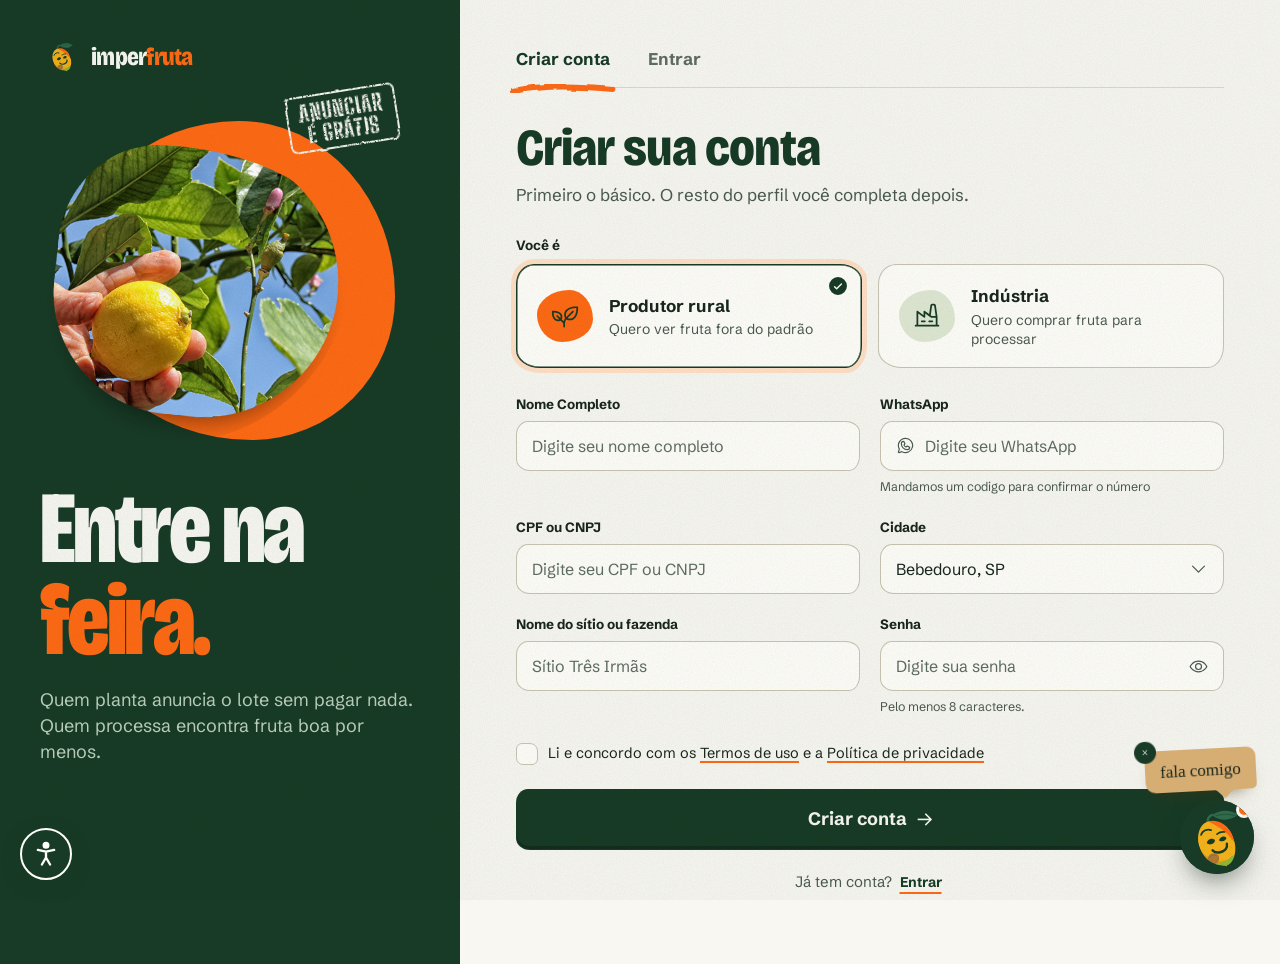
<file: pages/cadastro.html>
<!DOCTYPE html>
<html lang="pt-BR">
<head>
  <meta charset="UTF-8">
  <meta name="viewport" content="width=device-width, initial-scale=1.0">
  <title>Imperfruta - Criar conta</title>
  <link rel="stylesheet" href="../assets/css/cadastro.css">
    <link rel="stylesheet" href="../assets/css/acessibilidade.css">
</head>

<body>
  <main class="pagina">
    <section class="lado-esquerdo">
      <div class="logo-area">
        <img src="../assets/images/manga.svg" alt="Logo da Imperfruta" class="logo-imperfruta">
      <p class="logo">imper<span>fruta</span></p>
      </div>

      <div class="foto-area">
        <div class="circulo-laranja circulo-amarelo"></div>
        <img src="../assets/images/img.foto.recorte-b.png" alt="Mão segurando um limão do pé">
        <p class="selo">Anunciar é grátis</p>
      </div>

      <h1>Entre na <span>feira.</span></h1>
      <p class="texto-lado">Quem planta anuncia o lote sem pagar nada. Quem processa encontra fruta boa por menos.</p>
    </section>

    <section class="lado-direito">
      <nav class="abas">
        <a href="cadastro.html" class="ativa">Criar conta</a>
        <a href="login.html" >Entrar</a>
      </nav>

      <h2>Criar sua conta</h2>
      <p class="subtitulo">Primeiro o básico. O resto do perfil você completa depois.</p>

      <form>
        <p class="titulo-campo">Você é</p>
        <div class="opcoes">
          <label class="opcao">
            <input type="radio" name="tipo" value="produtor" checked>
            <span class="icone">🌱</span>
            <span>
              <strong>Produtor rural</strong>
              <small>Quero ver fruta fora do padrão</small>
            </span>
          </label>

          <label class="opcao">
            <input type="radio" name="tipo" value="industria">
            <span class="icone">🏭</span>
            <span>
              <strong>Indústria</strong>
              <small>Quero comprar fruta para processar</small>
            </span>
          </label>
        </div>

        <div class="campos">
          <div class="campo">
            <label for="nome">Nome Completo</label>
            <input type="text" id="nome" name="nome" placeholder="Digite seu nome completo">
          </div>

          <div class="campo">
            <label for="whatsapp">WhatsApp</label>
            <input type="text" id="whatsapp" name="whatsapp" placeholder="Digite seu WhatsApp">
            <small>Mandamos um codigo para confirmar o número</small>
          </div>

          <div class="campo">
            <label for="cpf">CPF ou CNPJ</label>
            <input type="text" id="cpf" name="cpf" placeholder="Digite seu CPF ou CNPJ">
          </div>

          <div class="campo">
            <label for="cidade">Cidade</label>
            <select id="cidade">
              <option>Bebedouro, SP</option>
              <option>Araraquara, SP</option>
              <option>Limeira, SP</option>
            </select>
          </div>

          <div class="campo">
            <label for="sitio">Nome do sítio ou fazenda</label>
            <input type="text" id="sitio" placeholder="Sítio Três Irmãs">
          </div>

          <div class="campo">
            <label for="senha">Senha</label>
            <input type="password" id="senha" placeholder="Digite sua senha">
            <small>Pelo menos 8 caracteres.</small>
          </div>
        </div>

        <label class="termos">
          <input type="checkbox" name="termos" id="termos">
          <span>Li e concordo com os <a href="#">Termos de uso</a> e a <a href="#">Política de privacidade</a></span>
        </label>

        <a class="botao" href="login.html">Criar conta</a>

        <p class="ja-tem-conta">Já tem conta? <a href="login.html">Entrar</a></p>
      </form>
    </section>
  </main>
  <script src="../assets/js/chat.js" defer></script>
    <script src="../assets/js/acessibilidade.js" defer></script>
</body>
</html>
</file>
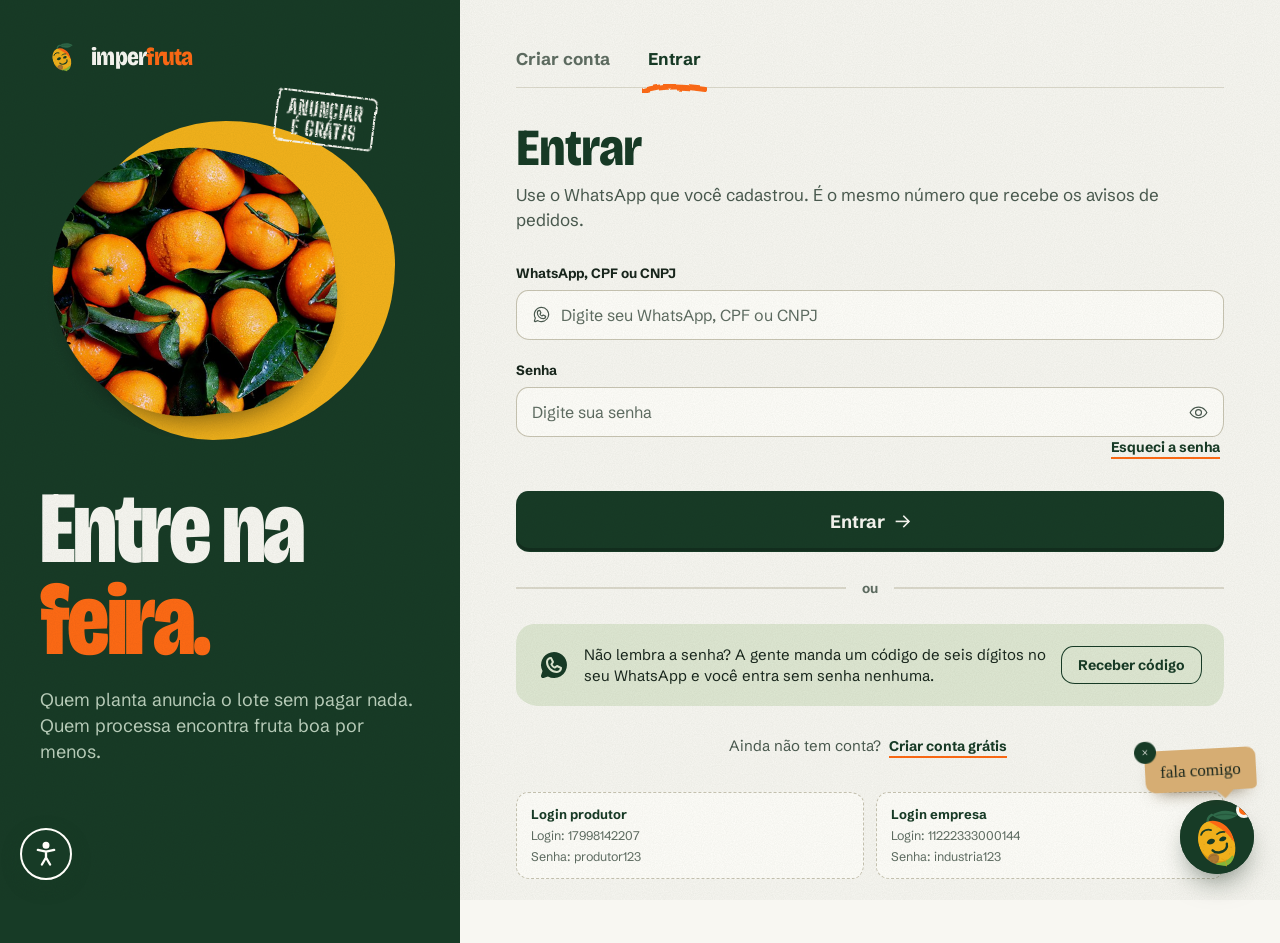
<file: pages/login.html>
<!DOCTYPE html>
<html lang="pt-BR">

<head>
    <meta charset="UTF-8">
    <meta name="viewport" content="width=device-width, initial-scale=1.0">
    <title>Imperfruta - Login</title>
    <link rel="stylesheet" href="../assets/css/login.css">
    <link rel="stylesheet" href="../assets/css/acessibilidade.css">
</head>
<body>

    <main class="pagina">

        <section class="lado-esquerdo">
            <div class="logo-area">
                <img src="../assets/images/manga.svg" alt="Logo da Imperfruta" class="logo-imperfruta">
                <p class="logo">imper<span>fruta</span></p>
            </div>

            <div class="foto-area">
                <div class="circulo-laranja">
                </div>
                <img src="../assets/images/img.foto.recorte-a.png" alt="Diversas laranjas juntas">
                <p class="selo">Anunciar é grátis</p>
            </div>
            <h1>Entre na <span>feira.</span></h1>
            <p class="texto-lado">Quem planta anuncia o lote sem pagar nada.
                Quem processa encontra fruta boa por menos.
            </p>
        </section>

        <section class="lado-direito">
            <nav class="abas">
                <a href="cadastro.html">Criar conta</a>
                <a href="login.html" class="ativa">Entrar</a>
            </nav>

            <h2>Entrar</h2>
            <p class="subtitulo">Use o WhatsApp que você cadastrou. É o mesmo número que recebe os avisos de pedidos.
            </p>

            <form>

                <div class="campos-login">
                    <div class="campo">
                        <label for="identificador">WhatsApp, CPF ou CNPJ</label>
                        <input type="text" id="identificador" name="identificador"
                            placeholder="Digite seu WhatsApp, CPF ou CNPJ">
                    </div>

                    <div class="campo">
                        <label for="senha">Senha</label>
                        <input type="password" id="senha" name="senha" placeholder="Digite sua senha">
                    </div>
                </div>

                <a class="esqueci" href="recuperarsenha.html">Esqueci a senha</a>
                <p class="erro-login" id="erro" hidden>Login ou senha incorretos.</p>
                <button class="botao-entrar" type="submit">Entrar <span aria-hidden="true">→</span></button>

                <p class="ou">ou</p>

                <div class="caixa-codigo">
                    <span class="icone-whatsapp" aria-hidden="true">◉</span>
                    <p>Não lembra a senha? A gente manda um código de seis dígitos no seu WhatsApp e você entra sem
                        senha nenhuma.</p>
                    <button class="botao-codigo" type="button">Receber código</button>
                </div>

                <p class="ainda-nao-tem-conta">Ainda não tem conta? <a href="cadastro.html">Criar conta grátis</a></p>

            </form>

            <div class="logins-teste">
                <div class="caixa-teste">
                    <b>Login produtor</b>
                    <span id="mostra-login-produtor"></span>
                    <span id="mostra-senha-produtor"></span>
                </div>
                <div class="caixa-teste">
                    <b>Login empresa</b>
                    <span id="mostra-login-industria"></span>
                    <span id="mostra-senha-industria"></span>
                </div>
            </div>

        </section>
    </main>

    <script src="../assets/js/login.js" defer></script>
    <script src="../assets/js/chat.js" defer></script>

    <script src="../assets/js/acessibilidade.js" defer></script>
</body>

</html>
</file>
<file: assets/css/cadastro.css>
@import url("https://fonts.googleapis.com/css2?family=Bricolage+Grotesque:opsz,wdth,wght@12..96,75..100,400..800&display=swap");
@import url("https://fonts.googleapis.com/css2?family=Schibsted+Grotesk:wght@400;500;600;700;800&display=swap");
@import url("https://fonts.googleapis.com/css2?family=Big+Shoulders+Stencil+Display:wght@700;800&display=swap");

* {
  margin: 0;
  padding: 0;
  box-sizing: border-box;
}

body {
  position: relative;
  font-family: "Schibsted Grotesk", system-ui, sans-serif;
  font-size: 16px;
  line-height: 1.5;
  color: #18261c;
  background-color: #f8f7f2;
  -webkit-font-smoothing: antialiased;
}

body::after {
  content: "";
  position: fixed;
  inset: 0;
  z-index: 90;
  pointer-events: none;
  background-image: url("data:image/svg+xml;utf8,<svg xmlns='http://www.w3.org/2000/svg' width='240' height='240'><filter id='n'><feTurbulence type='fractalNoise' baseFrequency='.9' numOctaves='3' stitchTiles='stitch'/><feColorMatrix values='0 0 0 0 .09  0 0 0 0 .13  0 0 0 0 .08  0 0 0 .55 0'/></filter><rect width='100%' height='100%' filter='url(%23n)'/></svg>");
  opacity: 0.16;
  mix-blend-mode: multiply;
}

img {
  display: block;
  max-width: 100%;
}

a {
  color: inherit;
}

.pagina {
  display: grid;
  grid-template-columns: 600px 1fr;
  min-height: 1000px;
}

.lado-esquerdo {
  position: relative;
  overflow: hidden;
  padding: 44px 56px;
  color: #f8f7f2;
  background-color: #173b26;
}

.logo-area {
  display: flex;
  align-items: center;
  gap: 9px;
}

.logo-imperfruta {
  width: 44px;
  height: 44px;
  flex: none;
  margin: -5px -2px -5px 0;
}

.logo {
  font-family: "Bricolage Grotesque", "Schibsted Grotesk", system-ui, sans-serif;
  font-size: 25px;
  font-weight: 800;
  font-variation-settings: "wdth" 82, "opsz" 36;
  letter-spacing: -0.03em;
  line-height: 1;
}

.logo span {
  color: #ff6a14;
}

.foto-area {
  position: absolute;
  left: 70px;
  top: 128px;
  width: 480px;
  height: 440px;
}

.circulo-laranja {
  position: absolute;
  left: 40px;
  top: 0;
  width: 440px;
  height: 430px;
}

.foto-area img {
  position: absolute;
  left: 0;
  top: 34px;
  width: 420px;
  height: 400px;
  object-fit: cover;
}

.selo {
  position: absolute;
  z-index: 3;
  width: 5em;
  padding: 7px 11px 5px;
  font-family: "Big Shoulders Stencil Display", "Arial Narrow", sans-serif;
  font-weight: 800;
  line-height: 1;
  letter-spacing: 0.04em;
  text-align: center;
  text-transform: uppercase;
  color: #f8f7f2;
  border: 3px solid currentColor;
  border-radius: 6px 9px 7px 10px;
  filter: url("data:image/svg+xml;utf8,<svg xmlns='http://www.w3.org/2000/svg'><filter id='tinta' x='-15%25' y='-15%25' width='130%25' height='130%25'><feTurbulence type='fractalNoise' baseFrequency='1.1' numOctaves='1' seed='4' result='ruido'/><feColorMatrix in='ruido' type='matrix' values='0 0 0 0 0  0 0 0 0 0  0 0 0 0 0  0 0 0 -9 6.1' result='mascara'/><feComposite in='SourceGraphic' in2='mascara' operator='in' result='falhado'/><feTurbulence type='fractalNoise' baseFrequency='0.035' numOctaves='2' seed='9' result='onda'/><feDisplacementMap in='falhado' in2='onda' scale='3.5' xChannelSelector='R' yChannelSelector='G'/></filter></svg>#tinta");
}

.lado-esquerdo h1 {
  position: absolute;
  left: 52px;
  top: 604px;
  font-family: "Bricolage Grotesque", "Schibsted Grotesk", system-ui, sans-serif;
  font-size: 118px;
  font-weight: 800;
  font-variation-settings: "wdth" 78, "opsz" 96;
  letter-spacing: -0.025em;
  line-height: 0.9;
  color: #f8f7f2;
}

.lado-esquerdo h1 span {
  display: block;
  color: #ff6a14;
}

.texto-lado {
  position: absolute;
  left: 56px;
  top: 830px;
  width: 470px;
  font-size: 19px;
  line-height: 1.45;
  color: #bcd0bd;
}

.lado-direito {
  position: relative;
  padding: 46px 116px 48px 100px;
}

.abas {
  display: flex;
  gap: 38px;
  margin-bottom: 34px;
  border-bottom: 1.5px solid #dcd9cc;
}

.abas a {
  position: relative;
  padding: 0 0 15px;
  font-size: 17px;
  font-weight: 700;
  color: #5f6d62;
  text-decoration: none;
}

.abas a.ativa {
  color: #173b26;
}

.abas a.ativa::after {
  content: "";
  position: absolute;
  left: -6px;
  bottom: -10px;
  width: calc(100% + 12px);
  height: 16px;
  background: url("../images/risco-aba.svg") no-repeat center / 100% 100%;
}

.lado-direito h2 {
  font-family: "Bricolage Grotesque", "Schibsted Grotesk", system-ui, sans-serif;
  font-size: 52px;
  font-weight: 800;
  font-variation-settings: "wdth" 84, "opsz" 48;
  letter-spacing: -0.018em;
  line-height: 1;
  color: #173b26;
}

.subtitulo {
  margin-top: 8px;
  font-size: 17px;
  color: #4a5a4f;
}

.campo {
  display: flex;
  flex-direction: column;
  gap: 7px;
}

.campo label {
  font-size: 13.5px;
  font-weight: 700;
  color: #18261c;
}

.campo small {
  font-size: 12.5px;
  color: #4a5a4f;
}

.campo input,
.campo select {
  width: 100%;
  height: 50px;
  padding: 0 15px;
  font: inherit;
  font-size: 16px;
  color: #18261c;
  background-color: #fffefa;
  border: 1.5px solid #c9c5b3;
  border-radius: 12px 15px 11px 14px / 14px 11px 15px 12px;
}

.campo input::placeholder {
  color: #5f6d62;
}

.campo input:focus,
.campo select:focus {
  outline: none;
  border-color: #173b26;
  box-shadow: 0 0 0 4px rgb(255 106 20 / 28%);
}

.campo input[type="password"] {
  padding-right: 44px;
  background: #fffefa url("data:image/svg+xml;utf8,<svg xmlns='http://www.w3.org/2000/svg' viewBox='0 0 256 256' fill='%234a5a4f'><path d='M247.31,124.76c-.35-.79-8.82-19.58-27.65-38.41C194.57,61.26,162.88,48,128,48S61.43,61.26,36.34,86.35C17.51,105.18,9,124,8.69,124.76a8,8,0,0,0,0,6.5c.35.79,8.82,19.57,27.65,38.4C61.43,194.74,93.12,208,128,208s66.57-13.26,91.66-38.34c18.83-18.83,27.3-37.61,27.65-38.4A8,8,0,0,0,247.31,124.76ZM128,192c-30.78,0-57.67-11.19-79.93-33.25A133.47,133.47,0,0,1,25,128,133.33,133.33,0,0,1,48.07,97.25C70.33,75.19,97.22,64,128,64s57.67,11.19,79.93,33.25A133.46,133.46,0,0,1,231.05,128C223.84,141.46,192.43,192,128,192Zm0-112a48,48,0,1,0,48,48A48.05,48.05,0,0,0,128,80Zm0,80a32,32,0,1,1,32-32A32,32,0,0,1,128,160Z'/></svg>") no-repeat right 15px center / 19px;
}

.botao-entrar,
.botao {
  display: flex;
  align-items: center;
  justify-content: center;
  gap: 10px;
  width: 100%;
  padding: 19px 30px;
  font: inherit;
  font-size: 18px;
  font-weight: 700;
  line-height: 1;
  text-decoration: none;
  color: #f8f7f2;
  background-color: #173b26;
  border: 1.5px solid transparent;
  border-radius: 12px 15px 11px 14px / 14px 11px 15px 12px;
  box-shadow: inset 0 -3px 0 rgb(0 0 0 / 22%);
  cursor: pointer;
}

.botao-entrar:hover,
.botao:hover {
  background-color: #22503a;
}

.botao-entrar span,
.botao::after {
  font-size: 21px;
  font-weight: 400;
}

.botao::after {
  content: "→";
}

.lado-direito .ainda-nao-tem-conta,
.lado-direito .ja-tem-conta {
  text-align: center;
  font-size: 15px;
  color: #4a5a4f;
}

.ainda-nao-tem-conta a,
.ja-tem-conta a {
  display: inline-block;
  padding: 11px 4px;
  font-size: 14px;
  font-weight: 700;
  line-height: 1;
  color: #173b26;
  text-decoration: underline;
  text-decoration-color: #ff6a14;
  text-decoration-thickness: 2px;
  text-underline-offset: 5px;
}

.circulo-laranja {
  background-color: #ff6a14;
  border-radius: 52% 48% 44% 56% / 49% 55% 45% 51%;
}

.foto-area img {
  transform: rotate(3deg);
  border-radius: 38% 62% 57% 43% / 43% 38% 62% 57%;
}

.selo {
  left: 334px;
  top: -42px;
  font-size: 30px;
  transform: rotate(-9deg);
}

.titulo-campo {
  margin-top: 28px;
  font-size: 13.5px;
  font-weight: 700;
}

.opcoes {
  display: grid;
  grid-template-columns: 1fr 1fr;
  gap: 16px;
  margin-top: 9px;
}

.opcao {
  position: relative;
  display: flex;
  align-items: center;
  gap: 16px;
  padding: 18px 20px;
  background-color: #fffefa;
  border: 1.5px solid #c9c5b3;
  border-radius: 18px 22px 16px 24px / 20px 16px 22px 18px;
  cursor: pointer;
}

.opcao input {
  display: none;
}

.icone {
  flex: none;
  width: 56px;
  height: 52px;
  font-size: 0;
  background: #dfe8d3 no-repeat center / 28px;
  border-radius: 58% 42% 55% 45% / 47% 56% 44% 53%;
}

.opcao:first-child .icone {
  background-image: url("data:image/svg+xml;utf8,<svg xmlns='http://www.w3.org/2000/svg' viewBox='0 0 256 256' fill='%23173b26'><path d='M247.63,47.89a8,8,0,0,0-7.52-7.52c-51.76-3-93.32,12.74-111.18,42.22-11.8,19.49-11.78,43.16-.16,65.74a71.34,71.34,0,0,0-14.17,27L98.33,159c7.82-16.33,7.52-33.35-1-47.49-13.2-21.79-43.67-33.47-81.5-31.25a8,8,0,0,0-7.52,7.52c-2.23,37.83,9.46,68.3,31.25,81.5A45.82,45.82,0,0,0,63.44,176,54.58,54.58,0,0,0,87,170.33l25,25V224a8,8,0,0,0,16,0V194.51a55.61,55.61,0,0,1,12.27-35,73.91,73.91,0,0,0,33.31,8.4,60.9,60.9,0,0,0,31.83-8.86C234.89,141.21,250.67,99.65,247.63,47.89ZM47.81,155.6C32.47,146.31,23.79,124.32,24,96c28.32-.24,50.31,8.47,59.6,23.81,4.85,8,5.64,17.33,2.46,26.94L61.65,122.34a8,8,0,0,0-11.31,11.31l24.41,24.41C65.14,161.24,55.82,160.45,47.81,155.6Zm149.31-10.22c-13.4,8.11-29.15,8.73-45.15,2l53.69-53.7a8,8,0,0,0-11.31-11.31L140.65,136c-6.76-16-6.15-31.76,2-45.15,13.94-23,47-35.82,89.33-34.83C232.94,98.34,220.14,131.44,197.12,145.38Z'/></svg>");
}

.opcao:last-child .icone {
  background-image: url("data:image/svg+xml;utf8,<svg xmlns='http://www.w3.org/2000/svg' viewBox='0 0 256 256' fill='%23173b26'><path d='M116,176a8,8,0,0,1-8,8H80a8,8,0,0,1,0-16h28A8,8,0,0,1,116,176Zm60-8H148a8,8,0,0,0,0,16h28a8,8,0,0,0,0-16Zm64,48a8,8,0,0,1-8,8H24a8,8,0,0,1,0-16h8V88a8,8,0,0,1,12.8-6.4L96,120V88a8,8,0,0,1,12.8-6.4l38.74,29.05L159.1,29.74A16.08,16.08,0,0,1,174.94,16h18.12A16.08,16.08,0,0,1,208.9,29.74l15,105.13s.08.78.08,1.13v72h8A8,8,0,0,1,240,216Zm-77.86-94.4,8.53,6.4h36.11L193.06,32H174.94ZM48,208H208V144H168a8,8,0,0,1-4.8-1.6l-14.4-10.8,0,0L112,104v32a8,8,0,0,1-12.8,6.4L48,104Z'/></svg>");
}

.opcao strong {
  display: block;
  margin-bottom: 2px;
  font-size: 17px;
}

.opcao small {
  display: block;
  font-size: 14px;
  line-height: 1.35;
  color: #4a5a4f;
}

.opcao:has(input:checked) {
  border-color: #173b26;
  box-shadow: inset 0 0 0 0.5px #173b26, 0 0 0 5px #ffe0c6;
}

.opcao:has(input:checked) .icone {
  background-color: #ff6a14;
}

.opcao:has(input:checked)::after {
  content: "";
  position: absolute;
  right: 12px;
  top: 10px;
  width: 22px;
  height: 22px;
  background: url("data:image/svg+xml;utf8,<svg xmlns='http://www.w3.org/2000/svg' viewBox='0 0 256 256' fill='%23173b26'><path d='M128,24A104,104,0,1,0,232,128,104.11,104.11,0,0,0,128,24Zm45.66,85.66-56,56a8,8,0,0,1-11.32,0l-24-24a8,8,0,0,1,11.32-11.32L112,148.69l50.34-50.35a8,8,0,0,1,11.32,11.32Z'/></svg>") no-repeat center / 22px;
}

.campos {
  display: grid;
  grid-template-columns: 1fr 1fr;
  gap: 20px;
  align-items: start;
  margin-top: 26px;
}

.campo input[name="whatsapp"] {
  padding-left: 44px;
  background: #fffefa url("data:image/svg+xml;utf8,<svg xmlns='http://www.w3.org/2000/svg' viewBox='0 0 256 256' fill='%234a5a4f'><path d='M187.58,144.84l-32-16a8,8,0,0,0-8,.5l-14.69,9.8a40.55,40.55,0,0,1-16-16l9.8-14.69a8,8,0,0,0,.5-8l-16-32A8,8,0,0,0,104,64a40,40,0,0,0-40,40,88.1,88.1,0,0,0,88,88,40,40,0,0,0,40-40A8,8,0,0,0,187.58,144.84ZM152,176a72.08,72.08,0,0,1-72-72A24,24,0,0,1,99.29,80.46l11.48,23L101,118a8,8,0,0,0-.73,7.51,56.47,56.47,0,0,0,30.15,30.15A8,8,0,0,0,138,155l14.61-9.74,23,11.48A24,24,0,0,1,152,176ZM128,24A104,104,0,0,0,36.18,176.88L24.83,210.93a16,16,0,0,0,20.24,20.24l34.05-11.35A104,104,0,1,0,128,24Zm0,192a87.87,87.87,0,0,1-44.06-11.81,8,8,0,0,0-6.54-.67L40,216,52.47,178.6a8,8,0,0,0-.66-6.54A88,88,0,1,1,128,216Z'/></svg>") no-repeat left 15px center / 19px;
}

.campo select {
  padding-right: 44px;
  appearance: none;
  background: #fffefa url("data:image/svg+xml;utf8,<svg xmlns='http://www.w3.org/2000/svg' viewBox='0 0 256 256' fill='%234a5a4f'><path d='M213.66,101.66l-80,80a8,8,0,0,1-11.32,0l-80-80A8,8,0,0,1,53.66,90.34L128,164.69l74.34-74.35a8,8,0,0,1,11.32,11.32Z'/></svg>") no-repeat right 15px center / 19px;
}

.termos {
  display: flex;
  align-items: center;
  gap: 10px;
  margin-top: 26px;
  font-size: 14.5px;
}

.termos input {
  flex: none;
  width: 22px;
  height: 22px;
  appearance: none;
  background: #fffefa no-repeat center / 14px;
  border: 1.5px solid #c9c5b3;
  border-radius: 6px 8px 6px 7px;
  cursor: pointer;
}

.termos input:checked {
  background-color: #173b26;
  background-image: url("data:image/svg+xml;utf8,<svg xmlns='http://www.w3.org/2000/svg' viewBox='0 0 256 256' fill='%23f8f7f2'><path d='M232.49,80.49l-128,128a12,12,0,0,1-17,0l-56-56a12,12,0,1,1,17-17L96,183,215.51,63.51a12,12,0,0,1,17,17Z'/></svg>");
  border-color: #173b26;
}

.termos a {
  text-decoration: underline;
  text-decoration-color: #ff6a14;
  text-decoration-thickness: 2px;
  text-underline-offset: 3px;
}

.botao {
  margin-top: 24px;
}

.ja-tem-conta {
  margin-top: 14px;
}

@media (max-width: 1280px) {
  .pagina {
    grid-template-columns: 460px 1fr;
    min-height: 100vh;
  }

  .lado-esquerdo {
    display: flex;
    flex-direction: column;
    padding: 40px 40px 48px;
  }

  .foto-area {
    position: relative;
    left: auto;
    top: auto;
    margin-top: 64px;
    zoom: 0.74;
  }

  .lado-esquerdo h1 {
    position: static;
    margin-top: 36px;
    font-size: clamp(72px, 8vw, 104px);
  }

  .texto-lado {
    position: static;
    width: auto;
    margin-top: 20px;
    font-size: 18px;
  }

  .lado-direito {
    padding: 46px 56px 64px;
  }
}

@media (max-width: 1150px) {
  .pagina {
    grid-template-columns: 400px 1fr;
  }

  .foto-area {
    zoom: 0.62;
  }

  .lado-direito {
    padding: 40px 40px 56px;
  }

  .opcoes,
  .campos {
    grid-template-columns: 1fr;
  }
}

@media (max-width: 800px) {
  .pagina {
    grid-template-columns: 1fr;
  }

  .lado-esquerdo {
    padding: 24px 20px 32px;
  }

  .foto-area {
    display: none;
  }

  .lado-esquerdo h1 {
    margin-top: 28px;
    font-size: clamp(56px, 13vw, 88px);
  }

  .lado-direito {
    padding: 28px 20px 48px;
  }

  .lado-direito h2 {
    font-size: 42px;
  }

  .opcoes,
  .campos {
    grid-template-columns: 1fr 1fr;
  }
}

@media (max-width: 560px) {
  .opcoes,
  .campos {
    grid-template-columns: 1fr;
  }

  .opcao {
    padding: 14px 16px;
  }
}

button {
    font: inherit;
}

.mg-botao {
    position: fixed;
    right: 26px;
    bottom: 26px;
    z-index: 900;
    width: 74px;
    height: 74px;
    padding: 0;
    border: none;
    border-radius: 50%;
    background: #173b26;
    box-shadow: 0 14px 28px -10px rgba(10, 30, 15, .6);
    cursor: pointer;
    overflow: hidden;
    transition: transform .18s;
}

.mg-botao:hover {
    transform: translateY(-3px) rotate(-4deg);
}

.mg-botao img {
    width: 100%;
    height: 100%;
    display: block;
}

.mg-botao em {
    position: absolute;
    top: 2px;
    right: 2px;
    width: 16px;
    height: 16px;
    border-radius: 99px;
    background: #ff6a14;
    border: 3px solid #f8f7f2;
}

.mg-convite {
    position: fixed;
    right: 24px;
    bottom: 110px;
    z-index: 900;
    background: #d6ad73;
    color: #18261c;
    font-family: "Permanent Marker", "Comic Sans MS", cursive;
    font-size: 17px;
    padding: 9px 15px 7px;
    border-radius: 6px 9px 5px 10px;
    box-shadow: 0 10px 18px -12px rgba(70, 45, 10, .8);
    transform: rotate(-3deg);
}

.mg-convite b {
    position: absolute;
    right: 26px;
    bottom: -6px;
    width: 12px;
    height: 12px;
    background: #d6ad73;
    transform: rotate(45deg);
}

.mg-convite button {
    position: absolute;
    left: -10px;
    top: -10px;
    width: 22px;
    height: 22px;
    border: none;
    border-radius: 99px;
    background: #173b26;
    color: #f8f7f2;
    font-size: 12px;
    line-height: 1;
    cursor: pointer;
}

.mg-janela {
    position: fixed;
    right: 26px;
    bottom: 112px;
    z-index: 901;
    width: 390px;
    max-width: calc(100vw - 32px);
    height: min(600px, calc(100vh - 150px));
    display: none;
    flex-direction: column;
    overflow: hidden;
    background: #f8f7f2;
    border: 2px solid #173b26;
    border-radius: 26px 32px 24px 30px/30px 24px 32px 26px;
    box-shadow: 0 30px 60px -28px rgba(10, 30, 15, .65);
}

.mg-janela.aberta {
    display: flex;
}

.mg-topo {
    display: flex;
    align-items: center;
    gap: 12px;
    padding: 14px 16px;
    background: #173b26;
    color: #f8f7f2;
}

.mg-topo img {
    width: 46px;
    height: 46px;
    flex: none;
}

.mg-topo b {
    display: block;
    font-family: "Bricolage Grotesque", "Schibsted Grotesk", system-ui, sans-serif;
    font-weight: 800;
    font-size: 19px;
    line-height: 1.1;
}

.mg-topo small {
    font-size: 12.5px;
    color: #aac3ae;
    display: flex;
    align-items: center;
    gap: 5px;
}

.mg-topo small i {
    width: 7px;
    height: 7px;
    border-radius: 99px;
    background: #86b83a;
    display: inline-block;
}

.mg-topo button {
    margin-left: auto;
    width: 34px;
    height: 34px;
    border: none;
    border-radius: 99px;
    background: rgba(248, 247, 242, .14);
    color: #f8f7f2;
    font-size: 17px;
    cursor: pointer;
}

.mg-conversa {
    flex: 1;
    overflow-y: auto;
    padding: 18px 16px 8px;
    display: flex;
    flex-direction: column;
    gap: 12px;
}

.mg-fala {
    max-width: 88%;
    font-size: 14.8px;
    line-height: 1.45;
    padding: 12px 15px;
    border-radius: 18px 20px 18px 6px;
    background: #fffefa;
    border: 1.5px solid #dcd9cc;
    color: #18261c;
}

.mg-fala.eu {
    align-self: flex-end;
    background: #173b26;
    color: #f8f7f2;
    border-color: #173b26;
    border-radius: 20px 18px 6px 18px;
}

.mg-fala b {
    font-weight: 700;
}

.mg-fala .mg-ir {
    display: inline-flex;
    margin-top: 10px;
    font-size: 13.5px;
    font-weight: 700;
    color: #173b26;
    background: #ffe0c6;
    padding: 9px 14px;
    border-radius: 999px;
    text-decoration: none;
}

.mg-pensando {
    display: flex;
    gap: 4px;
    align-items: center;
    padding: 14px 16px;
}

.mg-pensando span {
    width: 7px;
    height: 7px;
    border-radius: 99px;
    background: #5f6d62;
    animation: mgp 1s infinite;
}

.mg-pensando span:nth-child(2) {
    animation-delay: .16s;
}

.mg-pensando span:nth-child(3) {
    animation-delay: .32s;
}

@keyframes mgp {
    0%,
    60%,
    100% {
        opacity: .25;
        transform: translateY(0);
    }

    30% {
        opacity: 1;
        transform: translateY(-3px);
    }
}

.mg-sugestoes {
    display: flex;
    flex-wrap: wrap;
    gap: 7px;
    padding: 0 16px 12px;
}

.mg-sugestoes button {
    font-family: inherit;
    font-size: 13px;
    font-weight: 600;
    color: #173b26;
    background: #dfe8d3;
    border: 1.5px solid transparent;
    border-radius: 999px;
    padding: 8px 13px;
    cursor: pointer;
}

.mg-sugestoes button:hover {
    border-color: #173b26;
}

.mg-baixo {
    display: flex;
    gap: 8px;
    padding: 12px 14px;
    border-top: 1.5px solid #dcd9cc;
    background: #fffefa;
}

.mg-baixo input {
    flex: 1;
    min-width: 0;
    font-family: inherit;
    font-size: 15px;
    color: #18261c;
    background: #f8f7f2;
    border: 1.5px solid #c9c5b3;
    border-radius: 999px;
    padding: 12px 16px;
}

.mg-baixo input:focus {
    outline: none;
    border-color: #173b26;
    box-shadow: 0 0 0 3px rgba(255, 106, 20, .25);
}

.mg-baixo button {
    flex: none;
    width: 46px;
    height: 46px;
    border: none;
    border-radius: 99px;
    background: #ff6a14;
    color: #173b26;
    font-size: 19px;
    cursor: pointer;
}

.mg-rodape {
    font-size: 11.5px;
    color: #5f6d62;
    text-align: center;
    padding: 0 16px 10px;
    background: #fffefa;
}

@media (max-width: 520px) {

    .mg-janela {
        right: 12px;
        left: 12px;
        width: auto;
        bottom: 96px;
        height: min(560px, calc(100vh - 128px));
    }

    .mg-botao {
        right: 16px;
        bottom: 16px;
        width: 64px;
        height: 64px;
    }

    .mg-convite {
        display: none;
    }
}

@media (prefers-reduced-motion: reduce) {

    .mg-botao,
    .mg-pensando span {
        transition: none;
        animation: none;
    }
}
</file>
<file: assets/css/acessibilidade.css>
@import url("https://fonts.googleapis.com/css2?family=Atkinson+Hyperlegible:wght@400;700&display=swap");

:focus-visible {
    outline: 3px solid #ff6a14;
    outline-offset: 3px;
}

.acess-pular {
    position: fixed;
    top: 12px;
    left: -9999px;
    z-index: 10001;
    padding: 12px 18px;
    background: #173b26;
    border-radius: 12px 15px 11px 14px;
    color: #fffefa;
    font-family: "Schibsted Grotesk", Arial, sans-serif;
    font-size: 15px;
    font-weight: 700;
    text-decoration: none;
}

.acess-pular:focus {
    left: 12px;
}

.acess-botao {
    position: fixed;
    left: 20px;
    bottom: 20px;
    z-index: 9998;
    width: 52px;
    height: 52px;
    display: flex;
    align-items: center;
    justify-content: center;
    background: #173b26;
    border: 2px solid #fffefa;
    border-radius: 50%;
    box-shadow: 0 6px 18px rgba(23, 59, 38, 0.35);
    cursor: pointer;
}

.acess-botao svg {
    width: 28px;
    height: 28px;
    fill: none;
    stroke: #fffefa;
    stroke-width: 2;
    stroke-linecap: round;
    stroke-linejoin: round;
}

.acess-botao circle {
    fill: #fffefa;
}

.acess-painel {
    position: fixed;
    left: 20px;
    bottom: 84px;
    z-index: 9999;
    width: 360px;
    max-width: calc(100vw - 40px);
    max-height: calc(100vh - 110px);
    overflow-y: auto;
    padding: 18px;
    display: flex;
    flex-direction: column;
    gap: 8px;
    background: #fffefa;
    border: 1.5px solid #173b26;
    border-radius: 18px 22px 16px 24px;
    box-shadow: 0 14px 34px rgba(23, 59, 38, 0.28);
    color: #18261c;
    font-family: "Schibsted Grotesk", Arial, sans-serif;
    font-size: 15px;
    line-height: 1.3;
}

.acess-painel[hidden] {
    display: none;
}

.acess-topo {
    display: flex;
    align-items: center;
    justify-content: space-between;
}

.acess-topo h2 {
    color: #173b26;
    font-family: "Bricolage Grotesque", Arial, sans-serif;
    font-size: 24px;
    font-weight: 800;
}

.acess-topo button {
    width: 34px;
    height: 34px;
    background: none;
    border: 1.5px solid #dcd9cc;
    border-radius: 50%;
    color: #173b26;
    font-size: 22px;
    line-height: 1;
    cursor: pointer;
}

.acess-painel h3 {
    margin-top: 8px;
    color: #5f6d62;
    font-family: "Schibsted Grotesk", Arial, sans-serif;
    font-size: 12px;
    font-weight: 800;
    letter-spacing: 0.08em;
    text-transform: uppercase;
}

.acess-tamanho {
    display: flex;
    align-items: center;
    gap: 8px;
    padding: 6px 0 10px;
    border-bottom: 1.5px dashed #c9c5b3;
    font-weight: 700;
}

.acess-tamanho span {
    flex: 1;
}

.acess-tamanho output {
    min-width: 44px;
    text-align: center;
    font-weight: 700;
}

.acess-tamanho button {
    width: 42px;
    height: 38px;
    background: #fffefa;
    border: 1.5px solid #173b26;
    border-radius: 10px 12px 9px 11px;
    color: #173b26;
    font-family: inherit;
    font-size: 15px;
    font-weight: 800;
    cursor: pointer;
}

.acess-tamanho button:disabled {
    border-color: #dcd9cc;
    color: #9a9a8e;
    cursor: not-allowed;
}

.acess-grade {
    display: grid;
    grid-template-columns: 1fr 1fr;
    gap: 8px;
}

.acess-opcao {
    display: flex;
    flex-direction: column;
    justify-content: center;
    gap: 2px;
    min-height: 58px;
    padding: 9px 12px;
    background: #fffefa;
    border: 1.5px solid #dcd9cc;
    border-radius: 12px 15px 11px 14px;
    color: #18261c;
    font-family: inherit;
    text-align: left;
    cursor: pointer;
}

.acess-opcao b {
    font-size: 14px;
    font-weight: 700;
}

.acess-opcao small {
    color: #5f6d62;
    font-size: 12px;
    font-weight: 700;
}

.acess-opcao[aria-pressed="true"] {
    background: #173b26;
    border-color: #173b26;
    color: #fffefa;
}

.acess-opcao[aria-pressed="true"] small {
    color: #ffe0c6;
}

.acess-restaurar {
    align-self: flex-start;
    margin-top: 6px;
    padding: 6px 2px;
    background: none;
    border: 0;
    color: #173b26;
    font-family: inherit;
    font-size: 14px;
    font-weight: 700;
    text-decoration: underline;
    text-decoration-color: #ff6a14;
    text-decoration-thickness: 2px;
    text-underline-offset: 4px;
    cursor: pointer;
}

.acess-guia {
    position: fixed;
    left: 0;
    top: 0;
    z-index: 9990;
    width: 100%;
    height: 4px;
    background: #ff6a14;
    box-shadow: 0 0 0 2px rgba(255, 255, 255, 0.8);
    pointer-events: none;
}

.acess-mascara {
    position: fixed;
    left: 0;
    z-index: 9990;
    width: 100%;
    background: rgba(0, 0, 0, 0.7);
    pointer-events: none;
}

.acess-mascara-cima {
    top: 0;
}

.acess-mascara-baixo {
    bottom: 0;
}

.acess-guia[hidden],
.acess-mascara[hidden] {
    display: none;
}

html.acess-texto-maior header,
html.acess-texto-maior .topo {
    height: auto;
    padding-top: 10px;
    padding-bottom: 10px;
    flex-wrap: wrap;
    row-gap: 6px;
}

html.acess-texto-maior header nav,
html.acess-texto-maior .topo nav,
html.acess-texto-maior .direita {
    flex-wrap: wrap;
    overflow: visible;
}

html.acess-texto-maior body *:not(.acess-caixa):not(.acess-caixa *) {
    min-width: 0;
    overflow-wrap: anywhere;
}

html.acess-contraste-2 img,
html.acess-contraste-2 video {
    filter: invert(1) hue-rotate(180deg);
}

html.acess-contraste-4 img,
html.acess-contraste-4 video {
    filter: invert(1);
}

html.acess-titulos h1,
html.acess-titulos h2,
html.acess-titulos h3,
html.acess-titulos h4 {
    padding: 2px 8px;
    background: #ffe66d;
    outline: 3px solid #ff6a14;
    color: #000 !important;
}

html.acess-links a:not(.acess-pular) {
    background: #ffe66d;
    color: #000 !important;
    text-decoration: underline !important;
    text-underline-offset: 3px;
}

html.acess-fonte body *:not(.acess-caixa):not(.acess-caixa *):not(i[class*="ph"]) {
    font-family: "Atkinson Hyperlegible", Verdana, Arial, sans-serif !important;
    font-variation-settings: normal !important;
}

html.acess-letras-1 body *:not(.acess-caixa):not(.acess-caixa *) {
    letter-spacing: 0.04em !important;
    word-spacing: 0.08em !important;
}

html.acess-letras-2 body *:not(.acess-caixa):not(.acess-caixa *) {
    letter-spacing: 0.08em !important;
    word-spacing: 0.16em !important;
}

html.acess-letras-3 body *:not(.acess-caixa):not(.acess-caixa *) {
    letter-spacing: 0.14em !important;
    word-spacing: 0.26em !important;
}

html.acess-linha-1 body *:not(.acess-caixa):not(.acess-caixa *) {
    line-height: 1.6 !important;
}

html.acess-linha-2 body *:not(.acess-caixa):not(.acess-caixa *) {
    line-height: 1.9 !important;
}

html.acess-linha-3 body *:not(.acess-caixa):not(.acess-caixa *) {
    line-height: 2.3 !important;
}

html.acess-alinhar-1 body :is(p, h1, h2, h3, h4, li, label, small, span):not(.acess-caixa *) {
    text-align: left !important;
}

html.acess-alinhar-2 body :is(p, h1, h2, h3, h4, li, label, small, span):not(.acess-caixa *) {
    text-align: center !important;
}

html.acess-alinhar-3 body :is(p, h1, h2, h3, h4, li, label, small, span):not(.acess-caixa *) {
    text-align: right !important;
}

html.acess-alinhar-4 body :is(p, h1, h2, h3, h4, li, label, small, span):not(.acess-caixa *) {
    text-align: justify !important;
}

html.acess-cursor-1,
html.acess-cursor-1 * {
    cursor: url("data:image/svg+xml;utf8,<svg xmlns='http://www.w3.org/2000/svg' width='44' height='44' viewBox='0 0 24 24'><path d='M4 2l16 9-7 2-3 7z' fill='black' stroke='white' stroke-width='1.5' stroke-linejoin='round'/></svg>") 4 2, auto !important;
}

html.acess-foco-1 :focus {
    outline: 5px solid #ff6a14 !important;
    outline-offset: 3px !important;
    box-shadow: 0 0 0 9px rgba(255, 106, 20, 0.3) !important;
}

html.acess-imagens-1 img,
html.acess-imagens-1 video,
html.acess-imagens-1 picture {
    visibility: hidden !important;
}

html.acess-animacao-1 *,
html.acess-animacao-1 *::before,
html.acess-animacao-1 *::after {
    animation: none !important;
    transition: none !important;
    scroll-behavior: auto !important;
}

@media (prefers-reduced-motion: reduce) {
    *,
    *::before,
    *::after {
        animation: none !important;
        transition: none !important;
        scroll-behavior: auto !important;
    }
}
</file>
<file: assets/css/login.css>
@import url("https://fonts.googleapis.com/css2?family=Bricolage+Grotesque:opsz,wdth,wght@12..96,75..100,400..800&display=swap");
@import url("https://fonts.googleapis.com/css2?family=Schibsted+Grotesk:wght@400;500;600;700;800&display=swap");
@import url("https://fonts.googleapis.com/css2?family=Big+Shoulders+Stencil+Display:wght@700;800&display=swap");

* {
  margin: 0;
  padding: 0;
  box-sizing: border-box;
}

body {
  position: relative;
  font-family: "Schibsted Grotesk", system-ui, sans-serif;
  font-size: 16px;
  line-height: 1.5;
  color: #18261c;
  background-color: #f8f7f2;
  -webkit-font-smoothing: antialiased;
}

body::after {
  content: "";
  position: fixed;
  inset: 0;
  z-index: 90;
  pointer-events: none;
  background-image: url("data:image/svg+xml;utf8,<svg xmlns='http://www.w3.org/2000/svg' width='240' height='240'><filter id='n'><feTurbulence type='fractalNoise' baseFrequency='.9' numOctaves='3' stitchTiles='stitch'/><feColorMatrix values='0 0 0 0 .09  0 0 0 0 .13  0 0 0 0 .08  0 0 0 .55 0'/></filter><rect width='100%' height='100%' filter='url(%23n)'/></svg>");
  opacity: 0.16;
  mix-blend-mode: multiply;
}

img {
  display: block;
  max-width: 100%;
}

a {
  color: inherit;
}

.pagina {
  display: grid;
  grid-template-columns: 600px 1fr;
  min-height: 1000px;
}

.lado-esquerdo {
  position: relative;
  overflow: hidden;
  padding: 44px 56px;
  color: #f8f7f2;
  background-color: #173b26;
}

.logo-area {
  display: flex;
  align-items: center;
  gap: 9px;
}

.logo-imperfruta {
  width: 44px;
  height: 44px;
  flex: none;
  margin: -5px -2px -5px 0;
}

.logo {
  font-family: "Bricolage Grotesque", "Schibsted Grotesk", system-ui, sans-serif;
  font-size: 25px;
  font-weight: 800;
  font-variation-settings: "wdth" 82, "opsz" 36;
  letter-spacing: -0.03em;
  line-height: 1;
}

.logo span {
  color: #ff6a14;
}

.foto-area {
  position: absolute;
  left: 70px;
  top: 128px;
  width: 480px;
  height: 440px;
}

.circulo-laranja {
  position: absolute;
  left: 40px;
  top: 0;
  width: 440px;
  height: 430px;
}

.foto-area img {
  position: absolute;
  left: 0;
  top: 34px;
  width: 420px;
  height: 400px;
  object-fit: cover;
}

.selo {
  position: absolute;
  z-index: 3;
  width: 5em;
  padding: 7px 11px 5px;
  font-family: "Big Shoulders Stencil Display", "Arial Narrow", sans-serif;
  font-weight: 800;
  line-height: 1;
  letter-spacing: 0.04em;
  text-align: center;
  text-transform: uppercase;
  color: #f8f7f2;
  border: 3px solid currentColor;
  border-radius: 6px 9px 7px 10px;
  filter: url("data:image/svg+xml;utf8,<svg xmlns='http://www.w3.org/2000/svg'><filter id='tinta' x='-15%25' y='-15%25' width='130%25' height='130%25'><feTurbulence type='fractalNoise' baseFrequency='1.1' numOctaves='1' seed='4' result='ruido'/><feColorMatrix in='ruido' type='matrix' values='0 0 0 0 0  0 0 0 0 0  0 0 0 0 0  0 0 0 -9 6.1' result='mascara'/><feComposite in='SourceGraphic' in2='mascara' operator='in' result='falhado'/><feTurbulence type='fractalNoise' baseFrequency='0.035' numOctaves='2' seed='9' result='onda'/><feDisplacementMap in='falhado' in2='onda' scale='3.5' xChannelSelector='R' yChannelSelector='G'/></filter></svg>#tinta");
}

.lado-esquerdo h1 {
  position: absolute;
  left: 52px;
  top: 604px;
  font-family: "Bricolage Grotesque", "Schibsted Grotesk", system-ui, sans-serif;
  font-size: 118px;
  font-weight: 800;
  font-variation-settings: "wdth" 78, "opsz" 96;
  letter-spacing: -0.025em;
  line-height: 0.9;
  color: #f8f7f2;
}

.lado-esquerdo h1 span {
  display: block;
  color: #ff6a14;
}

.texto-lado {
  position: absolute;
  left: 56px;
  top: 830px;
  width: 470px;
  font-size: 19px;
  line-height: 1.45;
  color: #bcd0bd;
}

.lado-direito {
  position: relative;
  padding: 46px 116px 48px 100px;
}

.abas {
  display: flex;
  gap: 38px;
  margin-bottom: 34px;
  border-bottom: 1.5px solid #dcd9cc;
}

.abas a {
  position: relative;
  padding: 0 0 15px;
  font-size: 17px;
  font-weight: 700;
  color: #5f6d62;
  text-decoration: none;
}

.abas a.ativa {
  color: #173b26;
}

.abas a.ativa::after {
  content: "";
  position: absolute;
  left: -6px;
  bottom: -10px;
  width: calc(100% + 12px);
  height: 16px;
  background: url("../images/risco-aba.svg") no-repeat center / 100% 100%;
}

.lado-direito h2 {
  font-family: "Bricolage Grotesque", "Schibsted Grotesk", system-ui, sans-serif;
  font-size: 52px;
  font-weight: 800;
  font-variation-settings: "wdth" 84, "opsz" 48;
  letter-spacing: -0.018em;
  line-height: 1;
  color: #173b26;
}

.subtitulo {
  margin-top: 8px;
  font-size: 17px;
  color: #4a5a4f;
}

.campo {
  display: flex;
  flex-direction: column;
  gap: 7px;
}

.campo label {
  font-size: 13.5px;
  font-weight: 700;
  color: #18261c;
}

.campo small {
  font-size: 12.5px;
  color: #4a5a4f;
}

.campo input,
.campo select {
  width: 100%;
  height: 50px;
  padding: 0 15px;
  font: inherit;
  font-size: 16px;
  color: #18261c;
  background-color: #fffefa;
  border: 1.5px solid #c9c5b3;
  border-radius: 12px 15px 11px 14px / 14px 11px 15px 12px;
}

.campo input::placeholder {
  color: #5f6d62;
}

.campo input:focus,
.campo select:focus {
  outline: none;
  border-color: #173b26;
  box-shadow: 0 0 0 4px rgb(255 106 20 / 28%);
}

.campo input[type="password"] {
  padding-right: 44px;
  background: #fffefa url("data:image/svg+xml;utf8,<svg xmlns='http://www.w3.org/2000/svg' viewBox='0 0 256 256' fill='%234a5a4f'><path d='M247.31,124.76c-.35-.79-8.82-19.58-27.65-38.41C194.57,61.26,162.88,48,128,48S61.43,61.26,36.34,86.35C17.51,105.18,9,124,8.69,124.76a8,8,0,0,0,0,6.5c.35.79,8.82,19.57,27.65,38.4C61.43,194.74,93.12,208,128,208s66.57-13.26,91.66-38.34c18.83-18.83,27.3-37.61,27.65-38.4A8,8,0,0,0,247.31,124.76ZM128,192c-30.78,0-57.67-11.19-79.93-33.25A133.47,133.47,0,0,1,25,128,133.33,133.33,0,0,1,48.07,97.25C70.33,75.19,97.22,64,128,64s57.67,11.19,79.93,33.25A133.46,133.46,0,0,1,231.05,128C223.84,141.46,192.43,192,128,192Zm0-112a48,48,0,1,0,48,48A48.05,48.05,0,0,0,128,80Zm0,80a32,32,0,1,1,32-32A32,32,0,0,1,128,160Z'/></svg>") no-repeat right 15px center / 19px;
}

.botao-entrar,
.botao {
  display: flex;
  align-items: center;
  justify-content: center;
  gap: 10px;
  width: 100%;
  padding: 19px 30px;
  font: inherit;
  font-size: 18px;
  font-weight: 700;
  line-height: 1;
  text-decoration: none;
  color: #f8f7f2;
  background-color: #173b26;
  border: 1.5px solid transparent;
  border-radius: 12px 15px 11px 14px / 14px 11px 15px 12px;
  box-shadow: inset 0 -3px 0 rgb(0 0 0 / 22%);
  cursor: pointer;
}

.botao-entrar:hover,
.botao:hover {
  background-color: #22503a;
}

.botao-entrar span,
.botao::after {
  font-size: 21px;
  font-weight: 400;
}

.botao::after {
  content: "→";
}

.lado-direito .ainda-nao-tem-conta,
.lado-direito .ja-tem-conta {
  text-align: center;
  font-size: 15px;
  color: #4a5a4f;
}

.ainda-nao-tem-conta a,
.ja-tem-conta a {
  display: inline-block;
  padding: 11px 4px;
  font-size: 14px;
  font-weight: 700;
  line-height: 1;
  color: #173b26;
  text-decoration: underline;
  text-decoration-color: #ff6a14;
  text-decoration-thickness: 2px;
  text-underline-offset: 5px;
}

.circulo-laranja {
  background-color: #f3b21b;
  border-radius: 48% 52% 56% 44% / 51% 45% 55% 49%;
}

.foto-area img {
  transform: rotate(-3deg);
  border-radius: 46% 54% 42% 58% / 55% 44% 56% 45%;
}

.selo {
  left: 318px;
  top: -38px;
  font-size: 27px;
  transform: rotate(7deg);
}

.campos-login {
  display: flex;
  flex-direction: column;
  gap: 20px;
  margin-top: 30px;
}

.campo input[type="text"] {
  padding-left: 44px;
  background: #fffefa url("data:image/svg+xml;utf8,<svg xmlns='http://www.w3.org/2000/svg' viewBox='0 0 256 256' fill='%234a5a4f'><path d='M187.58,144.84l-32-16a8,8,0,0,0-8,.5l-14.69,9.8a40.55,40.55,0,0,1-16-16l9.8-14.69a8,8,0,0,0,.5-8l-16-32A8,8,0,0,0,104,64a40,40,0,0,0-40,40,88.1,88.1,0,0,0,88,88,40,40,0,0,0,40-40A8,8,0,0,0,187.58,144.84ZM152,176a72.08,72.08,0,0,1-72-72A24,24,0,0,1,99.29,80.46l11.48,23L101,118a8,8,0,0,0-.73,7.51,56.47,56.47,0,0,0,30.15,30.15A8,8,0,0,0,138,155l14.61-9.74,23,11.48A24,24,0,0,1,152,176ZM128,24A104,104,0,0,0,36.18,176.88L24.83,210.93a16,16,0,0,0,20.24,20.24l34.05-11.35A104,104,0,1,0,128,24Zm0,192a87.87,87.87,0,0,1-44.06-11.81,8,8,0,0,0-6.54-.67L40,216,52.47,178.6a8,8,0,0,0-.66-6.54A88,88,0,1,1,128,216Z'/></svg>") no-repeat left 15px center / 19px;
}

.esqueci {
  display: block;
  width: fit-content;
  margin: -8px 0 0 auto;
  padding: 11px 4px;
  font-size: 14px;
  font-weight: 700;
  line-height: 1;
  color: #173b26;
  text-decoration: underline;
  text-decoration-color: #ff6a14;
  text-decoration-thickness: 2px;
  text-underline-offset: 5px;
}

.erro-login {
  margin-top: 14px;
  font-size: 14px;
  font-weight: 700;
  color: #b8322a;
}

.botao-entrar {
  margin-top: 26px;
}

.ou {
  display: flex;
  align-items: center;
  gap: 16px;
  margin: 26px 0;
  font-size: 13.5px;
  font-weight: 700;
  color: #5f6d62;
}

.ou::before,
.ou::after {
  content: "";
  flex: 1;
  height: 1.5px;
  background-color: #dcd9cc;
}

.caixa-codigo {
  display: flex;
  align-items: center;
  gap: 14px;
  padding: 20px 22px;
  background-color: #dfe8d3;
  border-radius: 18px 22px 16px 24px / 20px 16px 22px 18px;
}

.icone-whatsapp {
  flex: none;
  width: 32px;
  height: 32px;
  font-size: 0;
  background: url("data:image/svg+xml;utf8,<svg xmlns='http://www.w3.org/2000/svg' viewBox='0 0 256 256' fill='%23173b26'><path d='M152.58,145.23l23,11.48A24,24,0,0,1,152,176a72.08,72.08,0,0,1-72-72A24,24,0,0,1,99.29,80.46l11.48,23L101,118a8,8,0,0,0-.73,7.51,56.47,56.47,0,0,0,30.15,30.15A8,8,0,0,0,138,155ZM232,128A104,104,0,0,1,79.12,219.82L45.07,231.17a16,16,0,0,1-20.24-20.24l11.35-34.05A104,104,0,1,1,232,128Zm-40,24a8,8,0,0,0-4.42-7.16l-32-16a8,8,0,0,0-8,.5l-14.69,9.8a40.55,40.55,0,0,1-16-16l9.8-14.69a8,8,0,0,0,.5-8l-16-32A8,8,0,0,0,104,64a40,40,0,0,0-40,40,88.1,88.1,0,0,0,88,88A40,40,0,0,0,192,152Z'/></svg>") no-repeat center / 32px;
}

.caixa-codigo p {
  font-size: 15px;
  line-height: 1.4;
}

.botao-codigo {
  flex: none;
  margin-left: auto;
  padding: 11px 16px;
  font: inherit;
  font-size: 14px;
  font-weight: 700;
  line-height: 1;
  white-space: nowrap;
  color: #173b26;
  background-color: transparent;
  border: 1.5px solid #173b26;
  border-radius: 12px 15px 11px 14px / 14px 11px 15px 12px;
  cursor: pointer;
}

.botao-codigo:hover {
  background-color: #cfdcc3;
}

.ainda-nao-tem-conta {
  margin-top: 22px;
}

.logins-teste {
  display: flex;
  gap: 12px;
  margin-top: 28px;
}

.caixa-teste {
  flex: 1;
  display: flex;
  flex-direction: column;
  gap: 2px;
  padding: 12px 14px;
  font-size: 12.5px;
  color: #5f6d62;
  background-color: #fffefa;
  border: 1.5px dashed #c9c5b3;
  border-radius: 12px 15px 11px 14px / 14px 11px 15px 12px;
}

.caixa-teste b {
  font-size: 13px;
  color: #173b26;
}

@media (max-width: 1280px) {
  .pagina {
    grid-template-columns: 460px 1fr;
    min-height: 100vh;
  }

  .lado-esquerdo {
    display: flex;
    flex-direction: column;
    padding: 40px 40px 48px;
  }

  .foto-area {
    position: relative;
    left: auto;
    top: auto;
    margin-top: 64px;
    zoom: 0.74;
  }

  .lado-esquerdo h1 {
    position: static;
    margin-top: 36px;
    font-size: clamp(72px, 8vw, 104px);
  }

  .texto-lado {
    position: static;
    width: auto;
    margin-top: 20px;
    font-size: 18px;
  }

  .lado-direito {
    padding: 46px 56px 64px;
  }
}

@media (max-width: 1150px) {
  .pagina {
    grid-template-columns: 400px 1fr;
  }

  .foto-area {
    zoom: 0.62;
  }

  .lado-direito {
    padding: 40px 40px 56px;
  }
}

@media (max-width: 800px) {
  .pagina {
    grid-template-columns: 1fr;
  }

  .lado-esquerdo {
    padding: 24px 20px 32px;
  }

  .foto-area {
    display: none;
  }

  .lado-esquerdo h1 {
    margin-top: 28px;
    font-size: clamp(56px, 13vw, 88px);
  }

  .lado-direito {
    padding: 28px 20px 48px;
  }

  .lado-direito h2 {
    font-size: 42px;
  }

  .caixa-codigo {
    flex-wrap: wrap;
  }

  .botao-codigo {
    width: 100%;
    margin-left: 0;
  }

  .logins-teste {
    flex-direction: column;
  }
}

button {
    font: inherit;
}

.mg-botao {
    position: fixed;
    right: 26px;
    bottom: 26px;
    z-index: 900;
    width: 74px;
    height: 74px;
    padding: 0;
    border: none;
    border-radius: 50%;
    background: #173b26;
    box-shadow: 0 14px 28px -10px rgba(10, 30, 15, .6);
    cursor: pointer;
    overflow: hidden;
    transition: transform .18s;
}

.mg-botao:hover {
    transform: translateY(-3px) rotate(-4deg);
}

.mg-botao img {
    width: 100%;
    height: 100%;
    display: block;
}

.mg-botao em {
    position: absolute;
    top: 2px;
    right: 2px;
    width: 16px;
    height: 16px;
    border-radius: 99px;
    background: #ff6a14;
    border: 3px solid #f8f7f2;
}

.mg-convite {
    position: fixed;
    right: 24px;
    bottom: 110px;
    z-index: 900;
    background: #d6ad73;
    color: #18261c;
    font-family: "Permanent Marker", "Comic Sans MS", cursive;
    font-size: 17px;
    padding: 9px 15px 7px;
    border-radius: 6px 9px 5px 10px;
    box-shadow: 0 10px 18px -12px rgba(70, 45, 10, .8);
    transform: rotate(-3deg);
}

.mg-convite b {
    position: absolute;
    right: 26px;
    bottom: -6px;
    width: 12px;
    height: 12px;
    background: #d6ad73;
    transform: rotate(45deg);
}

.mg-convite button {
    position: absolute;
    left: -10px;
    top: -10px;
    width: 22px;
    height: 22px;
    border: none;
    border-radius: 99px;
    background: #173b26;
    color: #f8f7f2;
    font-size: 12px;
    line-height: 1;
    cursor: pointer;
}

.mg-janela {
    position: fixed;
    right: 26px;
    bottom: 112px;
    z-index: 901;
    width: 390px;
    max-width: calc(100vw - 32px);
    height: min(600px, calc(100vh - 150px));
    display: none;
    flex-direction: column;
    overflow: hidden;
    background: #f8f7f2;
    border: 2px solid #173b26;
    border-radius: 26px 32px 24px 30px/30px 24px 32px 26px;
    box-shadow: 0 30px 60px -28px rgba(10, 30, 15, .65);
}

.mg-janela.aberta {
    display: flex;
}

.mg-topo {
    display: flex;
    align-items: center;
    gap: 12px;
    padding: 14px 16px;
    background: #173b26;
    color: #f8f7f2;
}

.mg-topo img {
    width: 46px;
    height: 46px;
    flex: none;
}

.mg-topo b {
    display: block;
    font-family: "Bricolage Grotesque", "Schibsted Grotesk", system-ui, sans-serif;
    font-weight: 800;
    font-size: 19px;
    line-height: 1.1;
}

.mg-topo small {
    font-size: 12.5px;
    color: #aac3ae;
    display: flex;
    align-items: center;
    gap: 5px;
}

.mg-topo small i {
    width: 7px;
    height: 7px;
    border-radius: 99px;
    background: #86b83a;
    display: inline-block;
}

.mg-topo button {
    margin-left: auto;
    width: 34px;
    height: 34px;
    border: none;
    border-radius: 99px;
    background: rgba(248, 247, 242, .14);
    color: #f8f7f2;
    font-size: 17px;
    cursor: pointer;
}

.mg-conversa {
    flex: 1;
    overflow-y: auto;
    padding: 18px 16px 8px;
    display: flex;
    flex-direction: column;
    gap: 12px;
}

.mg-fala {
    max-width: 88%;
    font-size: 14.8px;
    line-height: 1.45;
    padding: 12px 15px;
    border-radius: 18px 20px 18px 6px;
    background: #fffefa;
    border: 1.5px solid #dcd9cc;
    color: #18261c;
}

.mg-fala.eu {
    align-self: flex-end;
    background: #173b26;
    color: #f8f7f2;
    border-color: #173b26;
    border-radius: 20px 18px 6px 18px;
}

.mg-fala b {
    font-weight: 700;
}

.mg-fala .mg-ir {
    display: inline-flex;
    margin-top: 10px;
    font-size: 13.5px;
    font-weight: 700;
    color: #173b26;
    background: #ffe0c6;
    padding: 9px 14px;
    border-radius: 999px;
    text-decoration: none;
}

.mg-pensando {
    display: flex;
    gap: 4px;
    align-items: center;
    padding: 14px 16px;
}

.mg-pensando span {
    width: 7px;
    height: 7px;
    border-radius: 99px;
    background: #5f6d62;
    animation: mgp 1s infinite;
}

.mg-pensando span:nth-child(2) {
    animation-delay: .16s;
}

.mg-pensando span:nth-child(3) {
    animation-delay: .32s;
}

@keyframes mgp {
    0%,
    60%,
    100% {
        opacity: .25;
        transform: translateY(0);
    }

    30% {
        opacity: 1;
        transform: translateY(-3px);
    }
}

.mg-sugestoes {
    display: flex;
    flex-wrap: wrap;
    gap: 7px;
    padding: 0 16px 12px;
}

.mg-sugestoes button {
    font-family: inherit;
    font-size: 13px;
    font-weight: 600;
    color: #173b26;
    background: #dfe8d3;
    border: 1.5px solid transparent;
    border-radius: 999px;
    padding: 8px 13px;
    cursor: pointer;
}

.mg-sugestoes button:hover {
    border-color: #173b26;
}

.mg-baixo {
    display: flex;
    gap: 8px;
    padding: 12px 14px;
    border-top: 1.5px solid #dcd9cc;
    background: #fffefa;
}

.mg-baixo input {
    flex: 1;
    min-width: 0;
    font-family: inherit;
    font-size: 15px;
    color: #18261c;
    background: #f8f7f2;
    border: 1.5px solid #c9c5b3;
    border-radius: 999px;
    padding: 12px 16px;
}

.mg-baixo input:focus {
    outline: none;
    border-color: #173b26;
    box-shadow: 0 0 0 3px rgba(255, 106, 20, .25);
}

.mg-baixo button {
    flex: none;
    width: 46px;
    height: 46px;
    border: none;
    border-radius: 99px;
    background: #ff6a14;
    color: #173b26;
    font-size: 19px;
    cursor: pointer;
}

.mg-rodape {
    font-size: 11.5px;
    color: #5f6d62;
    text-align: center;
    padding: 0 16px 10px;
    background: #fffefa;
}

@media (max-width: 520px) {

    .mg-janela {
        right: 12px;
        left: 12px;
        width: auto;
        bottom: 96px;
        height: min(560px, calc(100vh - 128px));
    }

    .mg-botao {
        right: 16px;
        bottom: 16px;
        width: 64px;
        height: 64px;
    }

    .mg-convite {
        display: none;
    }
}

@media (prefers-reduced-motion: reduce) {

    .mg-botao,
    .mg-pensando span {
        transition: none;
        animation: none;
    }
}
</file>
